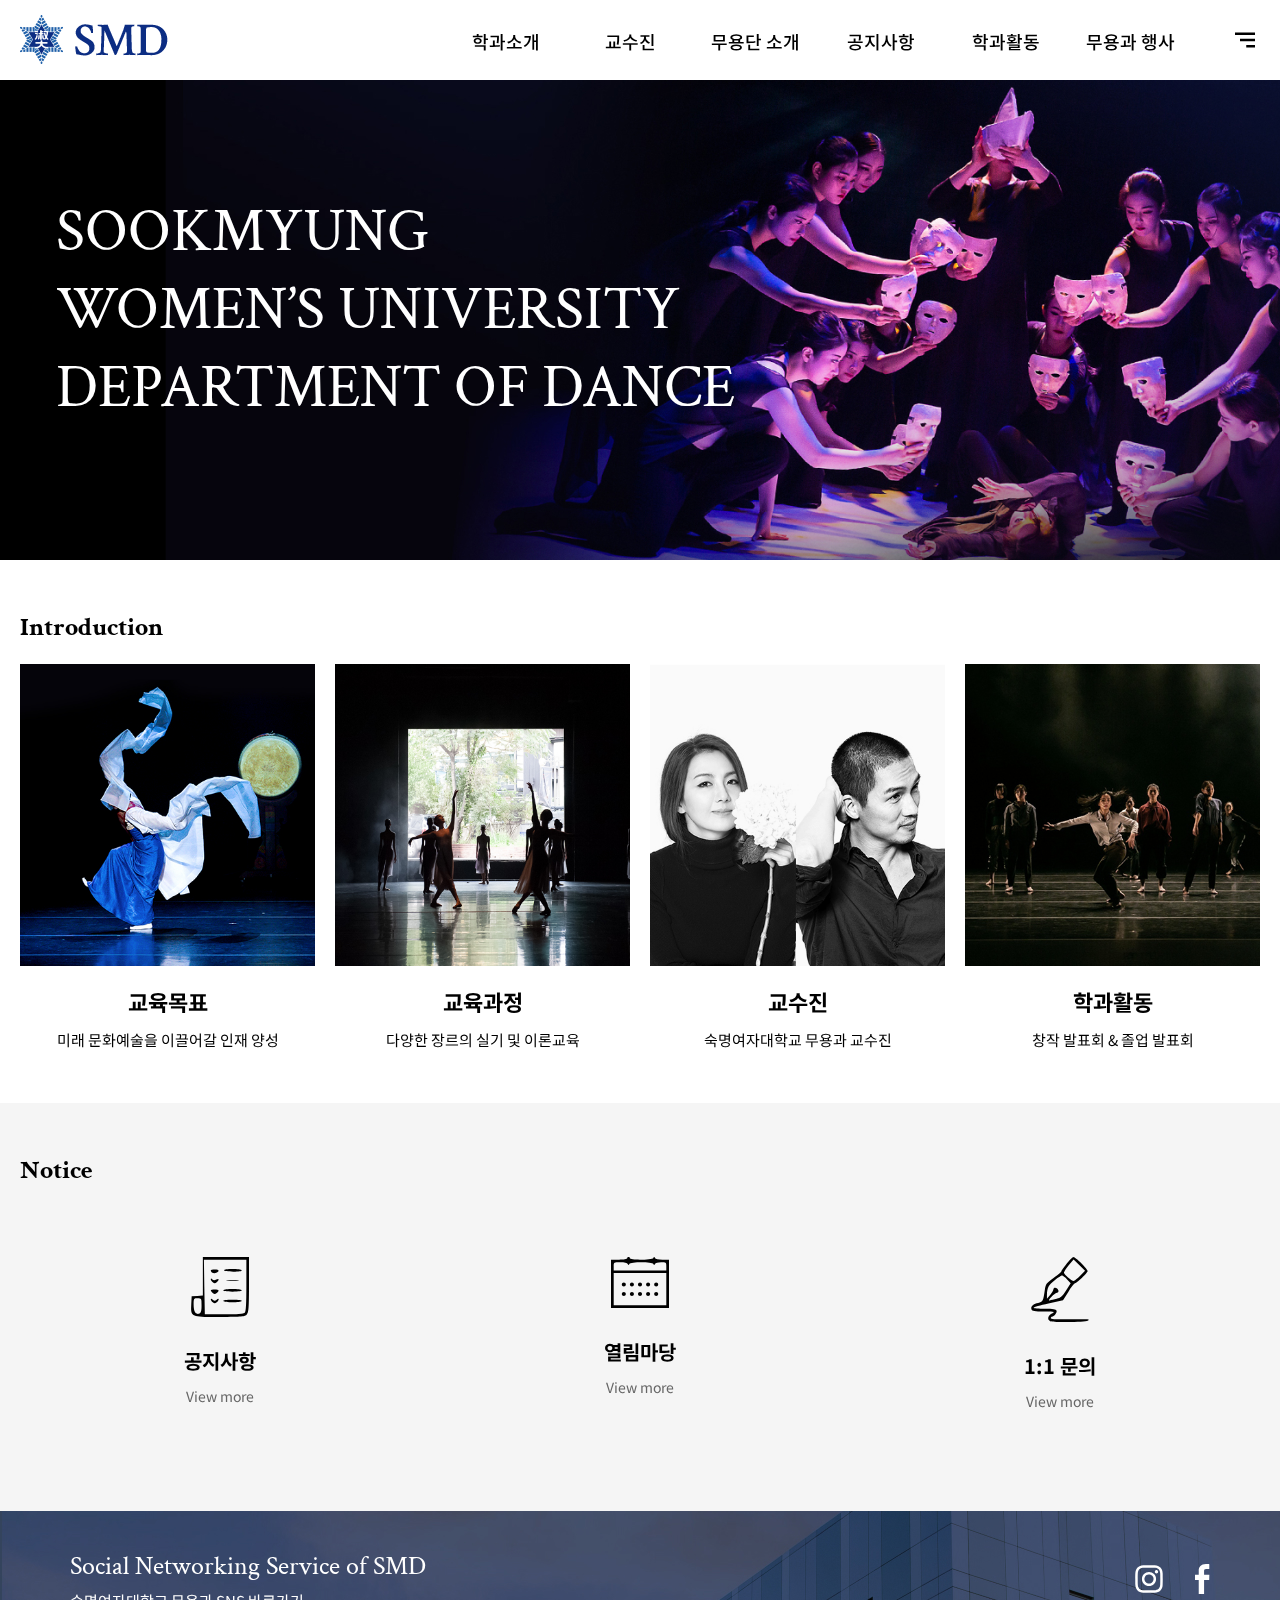
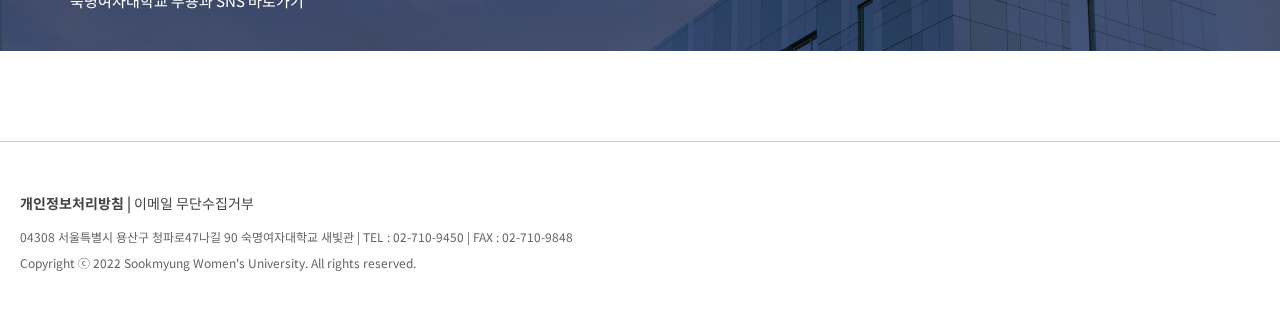
<file: index.html>
<!DOCTYPE html>
<html lang="en">
  <head>
    <meta charset="UTF-8" />
    <meta http-equiv="X-UA-Compatible" content="IE=edge" />
    <meta name="viewport" content="width=device-width, initial-scale=1.0" />
    <title>학과소개</title>
    <!-- pc css -->
    <link
      rel="stylesheet"
      href="./css/style.css"
      media="screen and (min-width:767px)"
    />
    <!-- moble css -->
    <link
      rel="stylesheet"
      href="./css/mobile.css"
      media="screen and (max-width:766px)"
    />
    <!-- 제이쿼리 라이브러리 -->
    <script src="https://ajax.googleapis.com/ajax/libs/jquery/3.6.0/jquery.min.js"></script>
    <!-- 내 자바스크립트 -->
    <script src="./js/main.js"></script>
  </head>
  <body>
    <!-- 헤더 -->
    <header id="main-header">
      <div class="container">
        <h1>
          <a href="./">
            <img src="./images/logo.png" alt="숙대무용과" />
          </a>
        </h1>
        <nav id="gnb">
          <ul class="depth1">
            <li>
              <a href="./pages/about.html">학과소개</a>
              <ul class="depth2">
                <li><a href="./pages/about.html">학과소개</a></li>
                <li><a href="#">교육목표</a></li>
                <li><a href="#">교육과정</a></li>
                <li><a href="#">시설 및 환경</a></li>
                <li><a href="./pages/location.html">오시는 길</a></li>
              </ul>
            </li>
            <li>
              <a href="#">교수진</a>
              <ul class="depth2">
                <li><a href="#">교수진</a></li>
              </ul>
            </li>
            <li>
              <a href="./pages/itro.html">무용단 소개</a>
              <ul class="depth2">
                <li><a href="./pages/itro.html">한국무용</a></li>
                <li><a href="#">현대무용</a></li>
                <li><a href="#">발래</a></li>
              </ul>
            </li>
            <li>
              <a href="#">공지사항</a>
              <ul class="depth2">
                <li><a href="#">공지사항</a></li>
                <li><a href="#">열림마당</a></li>
                <li><a href="#">Q&A</a></li>
              </ul>
            </li>
            <li>
              <a href="#">학과활동</a>
              <ul class="depth2">
                <li><a href="#">학과활동</a></li>
              </ul>
            </li>
            <li>
              <a href="#">무용과 행사</a>
              <ul class="depth2">
                <li><a href="#">창작발표회</a></li>
                <li><a href="#">졸업발표회</a></li>
                <li><a href="#">공연 및 행사</a></li>
              </ul>
            </li>
          </ul>
        </nav>
        <!-- 토글버튼 -->
        <a href="javascript:void(0);" id="btn-toggle">
          <img src="./images/bx_menu-alt-right.svg" alt="toggle sitemap" />
        </a>
      </div>
      <!-- container -->
    </header>

    <!-- 사이트맵 -->
    <div id="site-map-menu">
      <div class="container">
        <div class="logo">
          <a href="./"><img src="./images/logo.png" alt="숙명여대무용과" /></a>
        </div>
        <button id="site-menu-close">
          <img src="./images/ant-design_close-outlined.svg" alt="닫기" />
        </button>
        <nav class="site-menu">
          <ul class="depth1">
            <li>
              <a href="./pages/about.html"
                >학과소개
                <span><img src="./images/bottom-arrow.png" alt="" /></span>
              </a>
              <ul class="depth2">
                <li>
                  <a href="./pages/about.html">학과소개</a>
                </li>
                <li><a href="#">교육목표</a></li>
                <li><a href="#">교육과정</a></li>
                <li><a href="#">시설 및 환경</a></li>
                <li><a href="./pages/location.html">오시는 길</a></li>
              </ul>
            </li>
            <li>
              <a href="#"
                >교수진
                <span><img src="./images/bottom-arrow.png" alt="" /></span
              ></a>
              <ul class="depth2">
                <li><a href="#">교수진</a></li>
              </ul>
            </li>
            <li>
              <a href="./pages/itro.html"
                >무용단 소개
                <span><img src="./images/bottom-arrow.png" alt="" /></span
              ></a>
              <ul class="depth2">
                <li><a href="./pages/itro.html">한국무용</a></li>
                <li><a href="#">현대무용</a></li>
                <li><a href="#">발래</a></li>
              </ul>
            </li>
            <li>
              <a href="#"
                >공지사항
                <span><img src="./images/bottom-arrow.png" alt="" /></span
              ></a>
              <ul class="depth2">
                <li><a href="#">공지사항</a></li>
                <li><a href="#">열림마당</a></li>
                <li><a href="#">Q&A</a></li>
              </ul>
            </li>
            <li>
              <a href="#"
                >학과활동
                <span><img src="./images/bottom-arrow.png" alt="" /></span
              ></a>
              <ul class="depth2">
                <li><a href="#">학과활동</a></li>
              </ul>
            </li>
            <li>
              <a href="#"
                >무용과 행사
                <span><img src="./images/bottom-arrow.png" alt="" /></span
              ></a>
              <ul class="depth2">
                <li><a href="#">창작발표회</a></li>
                <li><a href="#">졸업발표회</a></li>
                <li><a href="#">공연 및 행사</a></li>
              </ul>
            </li>
          </ul>
        </nav>
      </div>
      <!-- container -->
    </div>

    <!-- 메인배너 -->
    <section id="main-banner">
      <div class="container">
        <h1>
          SOOKMYUNG<br />
          WOMEN’S UNIVERSITY<br />
          DEPARTMENT OF DANCE
        </h1>
      </div>
    </section>

    <!-- Introduction -->
    <section id="introduce">
      <div class="container">
        <h1>Introduction</h1>
        <ul class="intro-list">
          <li>
            <a href="#">
              <img src="./images/mc02_01.jpg" alt="교육목표" />
              <h2>교육목표</h2>
            </a>
            <p>미래 문화예술을 이끌어갈 인재 양성</p>
          </li>
          <li>
            <a href="#">
              <img src="./images/mc02_02.jpg" alt="교육과정" />
              <h2>교육과정</h2>
            </a>
            <p>다양한 장르의 실기 및 이론교육</p>
          </li>
          <li>
            <a href="#">
              <img src="./images/mc02_03.jpg" alt="교수진" />
              <h2>교수진</h2>
            </a>
            <p>숙명여자대학교 무용과 교수진</p>
          </li>
          <li>
            <a href="#">
              <img src="./images/mc02_04.jpg" alt="학과활동" />
              <h2>학과활동</h2>
            </a>
            <p>창작 발표회 & 졸업 발표회</p>
          </li>
        </ul>
      </div>
      <!-- container -->
    </section>

    <!-- Notice -->
    <section id="notice">
      <div class="container">
        <h1>Notice</h1>
        <ul class="icons-list">
          <li>
            <div class="icon-group">
              <img src="./images/mc05_01.svg" alt="공지사항" />
              <h3>공지사항</h3>
              <a href="#" class="btn-more">View more</a>
            </div>
          </li>
          <li>
            <div class="icon-group">
              <img src="./images/mc05_02.svg" alt="열림마당" />
              <h3>열림마당</h3>
              <a href="#" class="btn-more">View more</a>
            </div>
          </li>
          <li>
            <div class="icon-group">
              <img src="./images/mc05_03.svg" alt="1:1 문의" />
              <h3>1:1 문의</h3>
              <a href="#" class="btn-more">View more</a>
            </div>
          </li>
        </ul>
      </div>
    </section>

    <!-- SNS 배너 -->
    <section id="sns-banner">
      <div class="container">
        <div class="banner-title">
          <h1>Social Networking Service of SMD</h1>
          <p>숙명여자대학교 무용과 SNS 바로가기</p>
        </div>
        <div class="sns-icon-group">
          <a href="#">
            <img src="./images/sns-icon-insta.svg" alt="instagram" />
          </a>
          <a href="#">
            <img src="./images/sns-icon-facebook.svg" alt="facebook" />
          </a>
        </div>
      </div>
      <!-- container -->
    </section>

    <!-- 푸터 -->
    <footer id="main-footer">
      <div class="container">
        <div class="footer-group">
          <div class="footer-menu">
            <a href="#"><strong>개인정보처리방침</strong></a>
            <span>|</span>
            <a href="#">이메일 무단수집거부</a>
          </div>
          <address>
            04308 서울특별시 용산구 청파로47나길 90 숙명여자대학교 새빛관 | TEL
            : 02-710-9450 | FAX : 02-710-9848
          </address>
          <p class="copy">
            Copyright ⓒ 2022 Sookmyung Women's University. All rights reserved.
          </p>
        </div>
        <!-- footer-group -->
      </div>
      <!-- container -->
    </footer>
  </body>
</html>
</file>
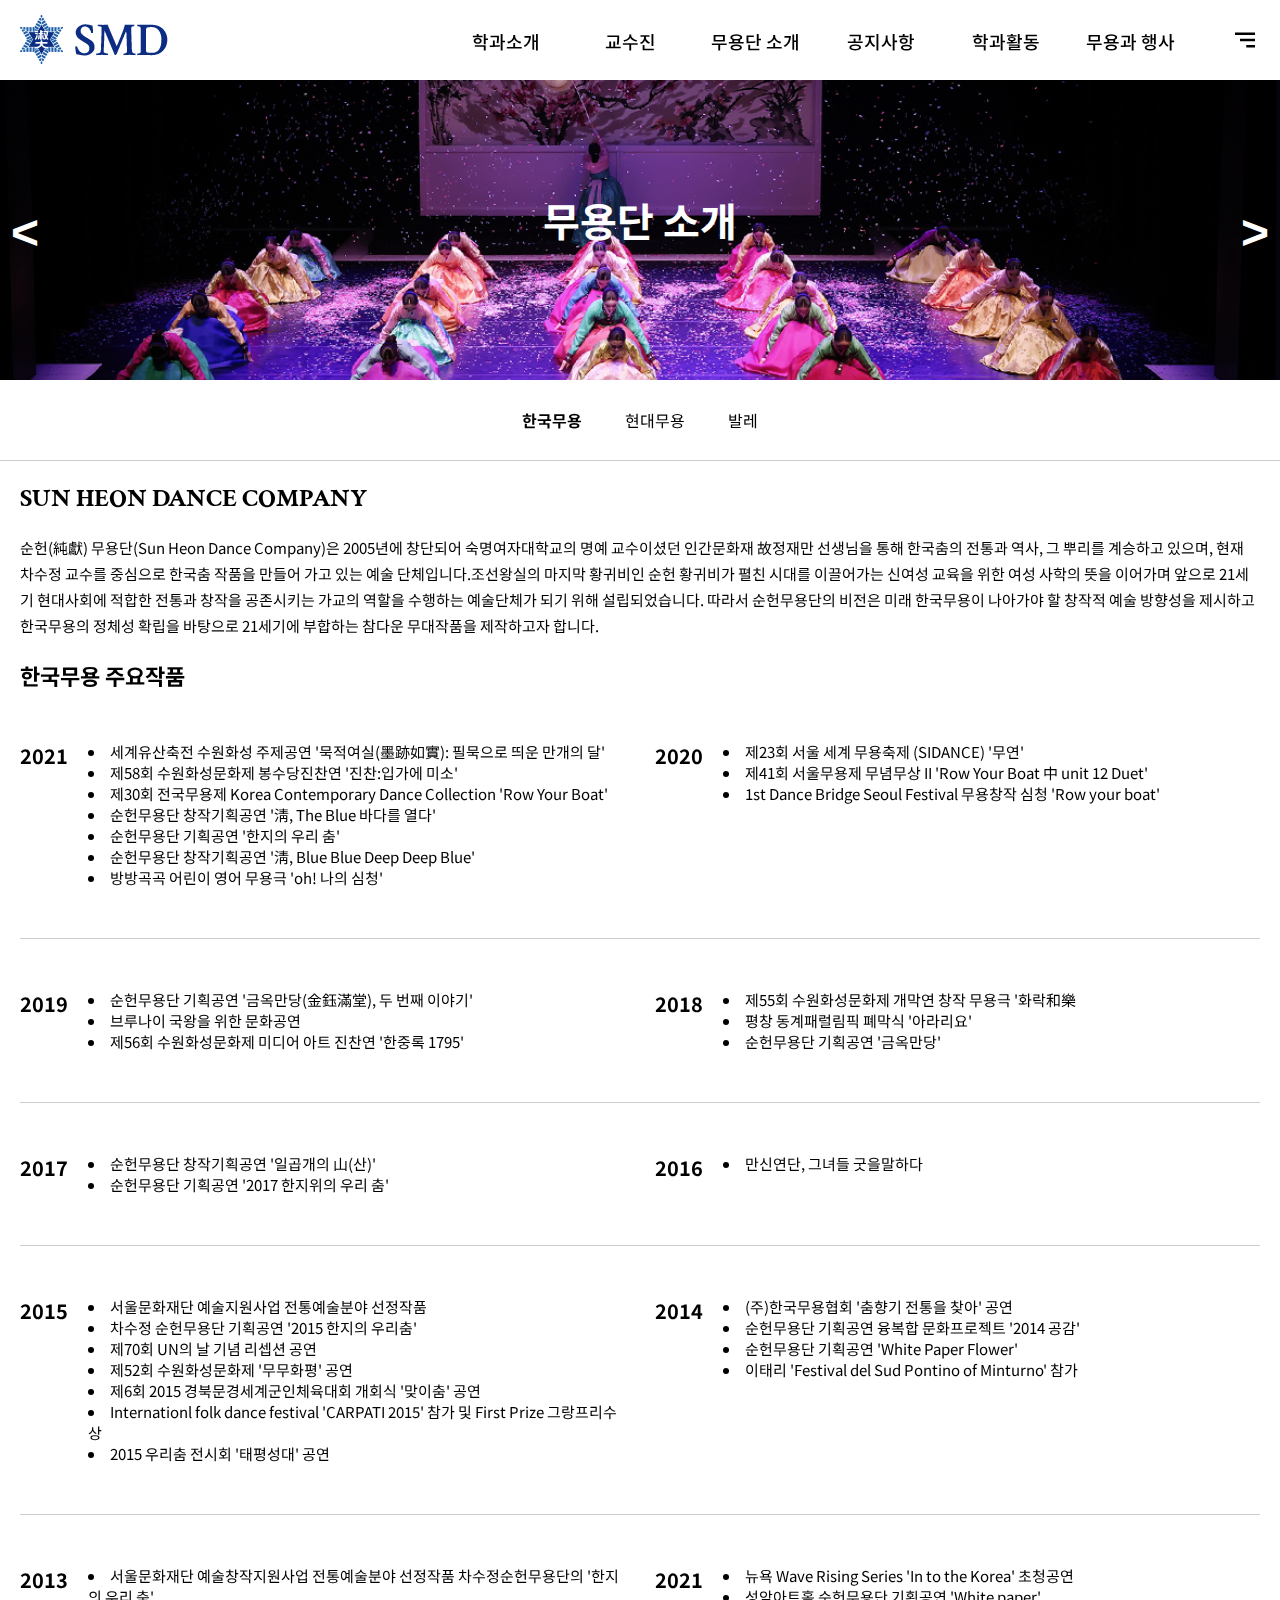
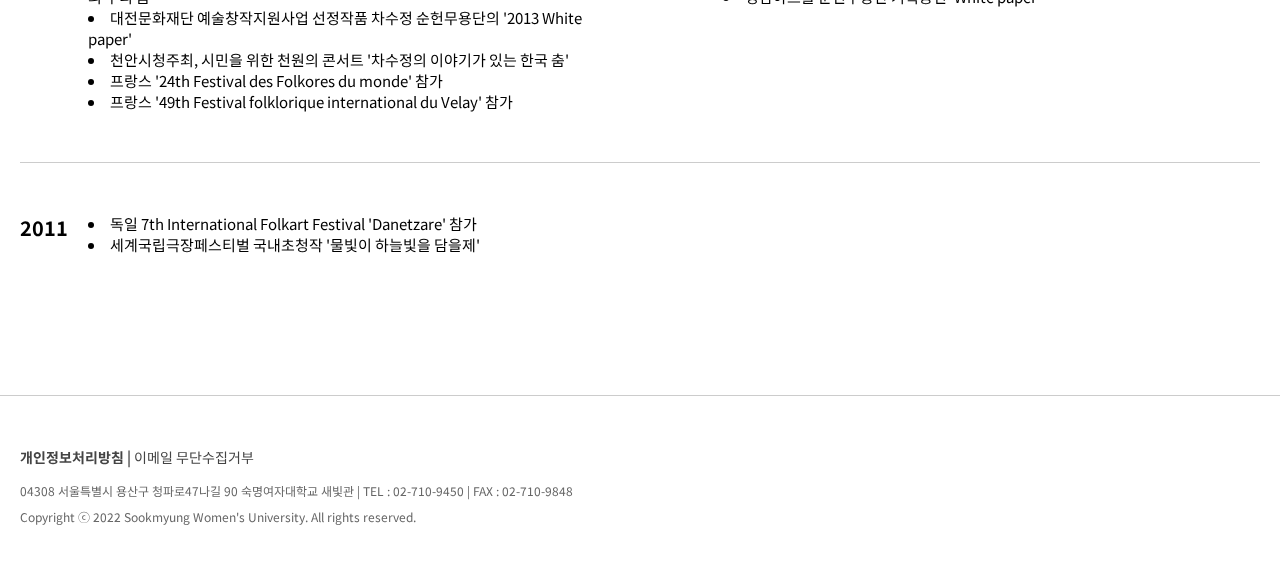
<file: pages/itro.html>
<!DOCTYPE html>
<html lang="en">
  <head>
    <meta charset="UTF-8" />
    <meta http-equiv="X-UA-Compatible" content="IE=edge" />
    <meta name="viewport" content="width=device-width, initial-scale=1.0" />
    <title>무용단 소개</title>
    <link
      rel="stylesheet"
      href="../css/style.css"
      media="screen and (min-width:767px)"
    />
    <link
      rel="stylesheet"
      href="../css/mobile.css"
      media="screen and (max-width:766px)"
    />
    <!-- 제이쿼리 라이브러리 -->
    <script src="https://ajax.googleapis.com/ajax/libs/jquery/3.6.0/jquery.min.js"></script>
    <!-- 내 자바스크립트 -->
    <script src="../js/main.js"></script>
  </head>
  <body id="intro">
    <!-- 헤더 -->
    <header id="main-header">
      <div class="container">
        <h1>
          <a href="../index.html">
            <img src="../images/logo.png" alt="숙대무용과" />
          </a>
        </h1>
        <nav id="gnb">
          <ul class="depth1">
            <li>
              <a href="../index.html">학과소개</a>
              <ul class="depth2">
                <li><a href="./about.html">학과소개</a></li>
                <li><a href="#">교육목표</a></li>
                <li><a href="#">교육과정</a></li>
                <li><a href="#">시설 및 환경</a></li>
                <li><a href="./location.html">오시는 길</a></li>
              </ul>
            </li>
            <li>
              <a href="#">교수진</a>
              <ul class="depth2">
                <li><a href="#">교수진</a></li>
              </ul>
            </li>
            <li>
              <a href="./itro.html">무용단 소개</a>
              <ul class="depth2">
                <li><a href="./itro.html">한국무용</a></li>
                <li><a href="#">현대무용</a></li>
                <li><a href="#">발래</a></li>
              </ul>
            </li>
            <li>
              <a href="#">공지사항</a>
              <ul class="depth2">
                <li><a href="#">공지사항</a></li>
                <li><a href="#">열림마당</a></li>
                <li><a href="#">Q&A</a></li>
              </ul>
            </li>
            <li>
              <a href="#">학과활동</a>
              <ul class="depth2">
                <li><a href="#">학과활동</a></li>
              </ul>
            </li>
            <li>
              <a href="#">무용과 행사</a>
              <ul class="depth2">
                <li><a href="#">창작발표회</a></li>
                <li><a href="#">졸업발표회</a></li>
                <li><a href="#">공연 및 행사</a></li>
              </ul>
            </li>
          </ul>
        </nav>
        <!-- 토글버튼 -->
        <a href="#sitemap-menu" id="btn-toggle">
          <img src="../images/bx_menu-alt-right.svg" alt="toggle sitemap" />
        </a>
      </div>
      <!-- container -->
    </header>

    <!-- 사이트맵 -->
    <div id="site-map-menu">
      <div class="container">
        <div class="logo">
          <a href="../index.html"
            ><img src="../images/logo.png" alt="숙명여대무용과"
          /></a>
        </div>
        <button id="site-menu-close">
          <img src="../images/ant-design_close-outlined.svg" alt="닫기" />
        </button>
        <nav class="site-menu">
          <ul class="depth1">
            <li>
              <a href="./about.html"
                >학과소개<span
                  ><img src="../images/bottom-arrow.png" alt="" /></span
              ></a>
              <ul class="depth2">
                <li><a href="./about.html">학과소개</a></li>
                <li><a href="#">교육목표</a></li>
                <li><a href="#">교육과정</a></li>
                <li><a href="#">시설 및 환경</a></li>
                <li><a href="./location.html">오시는 길</a></li>
              </ul>
            </li>
            <li>
              <a href="#"
                >교수진<span
                  ><img src="../images/bottom-arrow.png" alt="" /></span
              ></a>
              <ul class="depth2">
                <li><a href="#">교수진</a></li>
              </ul>
            </li>
            <li>
              <a href="./itro.html"
                >무용단 소개<span
                  ><img src="../images/bottom-arrow.png" alt="" /></span
              ></a>
              <ul class="depth2">
                <li><a href="./itro.html">한국무용</a></li>
                <li><a href="#">현대무용</a></li>
                <li><a href="#">발래</a></li>
              </ul>
            </li>
            <li>
              <a href="#"
                >공지사항<span
                  ><img src="../images/bottom-arrow.png" alt="" /></span
              ></a>
              <ul class="depth2">
                <li><a href="#">공지사항</a></li>
                <li><a href="#">열림마당</a></li>
                <li><a href="#">Q&A</a></li>
              </ul>
            </li>
            <li>
              <a href="#"
                >학과활동<span
                  ><img src="../images/bottom-arrow.png" alt="" /></span
              ></a>
              <ul class="depth2">
                <li><a href="#">학과활동</a></li>
              </ul>
            </li>
            <li>
              <a href="#"
                >무용과 행사<span
                  ><img src="../images/bottom-arrow.png" alt="" /></span
              ></a>
              <ul class="depth2">
                <li><a href="#">창작발표회</a></li>
                <li><a href="#">졸업발표회</a></li>
                <li><a href="#">공연 및 행사</a></li>
              </ul>
            </li>
          </ul>
        </nav>
      </div>
      <!-- container -->
    </div>

    <!-- 서브페이지 타이틀 -->
    <section id="sub-title">
      <button class="left asdf"><</button>
      <button class="rigth asdf">></button>
      <div class="container">
        <h1>무용단 소개</h1>
      </div>
    </section>
    <!-- Local Navigation Bar -->
    <nav id="lnb">
      <div class="container">
        <ul>
          <li class="active"><a href="./itro.html">한국무용</a></li>
          <li><a href="#">현대무용</a></li>
          <li><a href="#">발레</a></li>
        </ul>
      </div>
    </nav>

    <!-- section -->
    <section class="sec1">
      <div class="container">
        <h1>SUN HEON DANCE COMPANY</h1>
        <p>
          순헌(純獻) 무용단(Sun Heon Dance Company)은 2005년에 창단되어
          숙명여자대학교의 명예 교수이셨던 인간문화재 故정재만 선생님을 통해
          한국춤의 전통과 역사, 그 뿌리를 계승하고 있으며, 현재 차수정 교수를
          중심으로 한국춤 작품을 만들어 가고 있는 예술 단체입니다.조선왕실의
          마지막 황귀비인 순헌 황귀비가 펼친 시대를 이끌어가는 신여성 교육을
          위한 여성 사학의 뜻을 이어가며 앞으로 21세기 현대사회에 적합한 전통과
          창작을 공존시키는 가교의 역할을 수행하는 예술단체가 되기 위해
          설립되었습니다. 따라서 순헌무용단의 비전은 미래 한국무용이 나아가야 할
          창작적 예술 방향성을 제시하고 한국무용의 정체성 확립을 바탕으로
          21세기에 부합하는 참다운 무대작품을 제작하고자 합니다.
        </p>
      </div>
    </section>
    <section class="sec2">
      <div class="container">
        <h2>한국무용 주요작품</h2>
        <div class="listbox">
          <div class="col">
            <div class="row">
              <h3>2021</h3>
              <ul>
                <li>
                  세계유산축전 수원화성 주제공연 '묵적여실(墨跡如實): 필묵으로
                  띄운 만개의 달'
                </li>
                <li>제58회 수원화성문화제 봉수당진찬연 '진찬:입가에 미소'</li>
                <li>
                  제30회 전국무용제 Korea Contemporary Dance Collection 'Row
                  Your Boat'
                </li>
                <li>순헌무용단 창작기획공연 '淸, The Blue 바다를 열다'</li>
                <li>순헌무용단 기획공연 '한지의 우리 춤'</li>
                <li>순헌무용단 창작기획공연 '淸, Blue Blue Deep Deep Blue'</li>
                <li>방방곡곡 어린이 영어 무용극 'oh! 나의 심청'</li>
              </ul>
            </div>
            <div class="row">
              <h3>2020</h3>
              <ul>
                <li>제23회 서울 세계 무용축제 (SIDANCE) '무연'</li>
                <li>
                  제41회 서울무용제 무념무상 II 'Row Your Boat 中 unit 12 Duet'
                </li>
                <li>
                  1st Dance Bridge Seoul Festival 무용창작 심청 'Row your boat'
                </li>
              </ul>
            </div>
          </div>
          <div class="col">
            <div class="row">
              <h3>2019</h3>
              <ul>
                <li>
                  순헌무용단 기획공연 '금옥만당(金鈺滿堂), 두 번째 이야기'
                </li>
                <li>브루나이 국왕을 위한 문화공연</li>
                <li>제56회 수원화성문화제 미디어 아트 진찬연 '한중록 1795'</li>
              </ul>
            </div>
            <div class="row">
              <h3>2018</h3>
              <ul>
                <li>제55회 수원화성문화제 개막연 창작 무용극 '화락和樂</li>
                <li>평창 동계패럴림픽 폐막식 '아라리요'</li>
                <li>순헌무용단 기획공연 '금옥만당'</li>
              </ul>
            </div>
          </div>
          <div class="col">
            <div class="row">
              <h3>2017</h3>
              <ul>
                <li>순헌무용단 창작기획공연 '일곱개의 山(산)'</li>
                <li>순헌무용단 기획공연 '2017 한지위의 우리 춤'</li>
              </ul>
            </div>
            <div class="row">
              <h3>2016</h3>
              <ul>
                <li>만신연단, 그녀들 굿을말하다</li>
              </ul>
            </div>
          </div>
          <div class="col">
            <div class="row">
              <h3>2015</h3>
              <ul>
                <li>서울문화재단 예술지원사업 전통예술분야 선정작품</li>
                <li>차수정 순헌무용단 기획공연 '2015 한지의 우리춤'</li>
                <li>제70회 UN의 날 기념 리셉션 공연</li>
                <li>제52회 수원화성문화제 '무무화평' 공연</li>
                <li>
                  제6회 2015 경북문경세계군인체육대회 개회식 '맞이춤' 공연
                </li>
                <li>
                  Internationl folk dance festival 'CARPATI 2015' 참가 및 First
                  Prize 그랑프리수상
                </li>
                <li>2015 우리춤 전시회 '태평성대' 공연</li>
              </ul>
            </div>
            <div class="row">
              <h3>2014</h3>
              <ul>
                <li>(주)한국무용협회 '춤향기 전통을 찾아' 공연</li>
                <li>순헌무용단 기획공연 융복합 문화프로젝트 '2014 공감'</li>
                <li>순헌무용단 기획공연 'White Paper Flower'</li>
                <li>이태리 'Festival del Sud Pontino of Minturno' 참가</li>
              </ul>
            </div>
          </div>
          <div class="col">
            <div class="row">
              <h3>2013</h3>
              <ul>
                <li>
                  서울문화재단 예술창작지원사업 전통예술분야 선정작품
                  차수정순헌무용단의 '한지의 우리 춤'
                </li>
                <li>
                  대전문화재단 예술창작지원사업 선정작품 차수정 순헌무용단의
                  '2013 White paper'
                </li>
                <li>
                  천안시청주최, 시민을 위한 천원의 콘서트 '차수정의 이야기가
                  있는 한국 춤'
                </li>
                <li>프랑스 '24th Festival des Folkores du monde' 참가</li>
                <li>
                  프랑스 '49th Festival folklorique international du Velay' 참가
                </li>
              </ul>
            </div>
            <div class="row">
              <h3>2021</h3>
              <ul>
                <li>뉴욕 Wave Rising Series 'In to the Korea' 초청공연</li>
                <li>성암아트홀 순헌무용단 기획공연 'White paper'</li>
              </ul>
            </div>
          </div>
          <div class="col">
            <div class="row">
              <h3>2011</h3>
              <ul>
                <li>
                  독일 7th International Folkart Festival 'Danetzare' 참가
                </li>
                <li>
                  세계국립극장페스티벌 국내초청작 '물빛이 하늘빛을 담을제'
                </li>
              </ul>
            </div>
          </div>
        </div>
      </div>
    </section>

    <!-- 푸터 -->
    <footer id="main-footer">
      <div class="container">
        <div class="footer-group">
          <div class="footer-menu">
            <a href="#"><strong>개인정보처리방침</strong></a>
            <span>|</span>
            <a href="#">이메일 무단수집거부</a>
          </div>
          <address>
            04308 서울특별시 용산구 청파로47나길 90 숙명여자대학교 새빛관 | TEL
            : 02-710-9450 | FAX : 02-710-9848
          </address>
          <p class="copy">
            Copyright ⓒ 2022 Sookmyung Women's University. All rights reserved.
          </p>
        </div>
        <!-- footer-group -->
      </div>
      <!-- container -->
    </footer>
  </body>
</html>
</file>
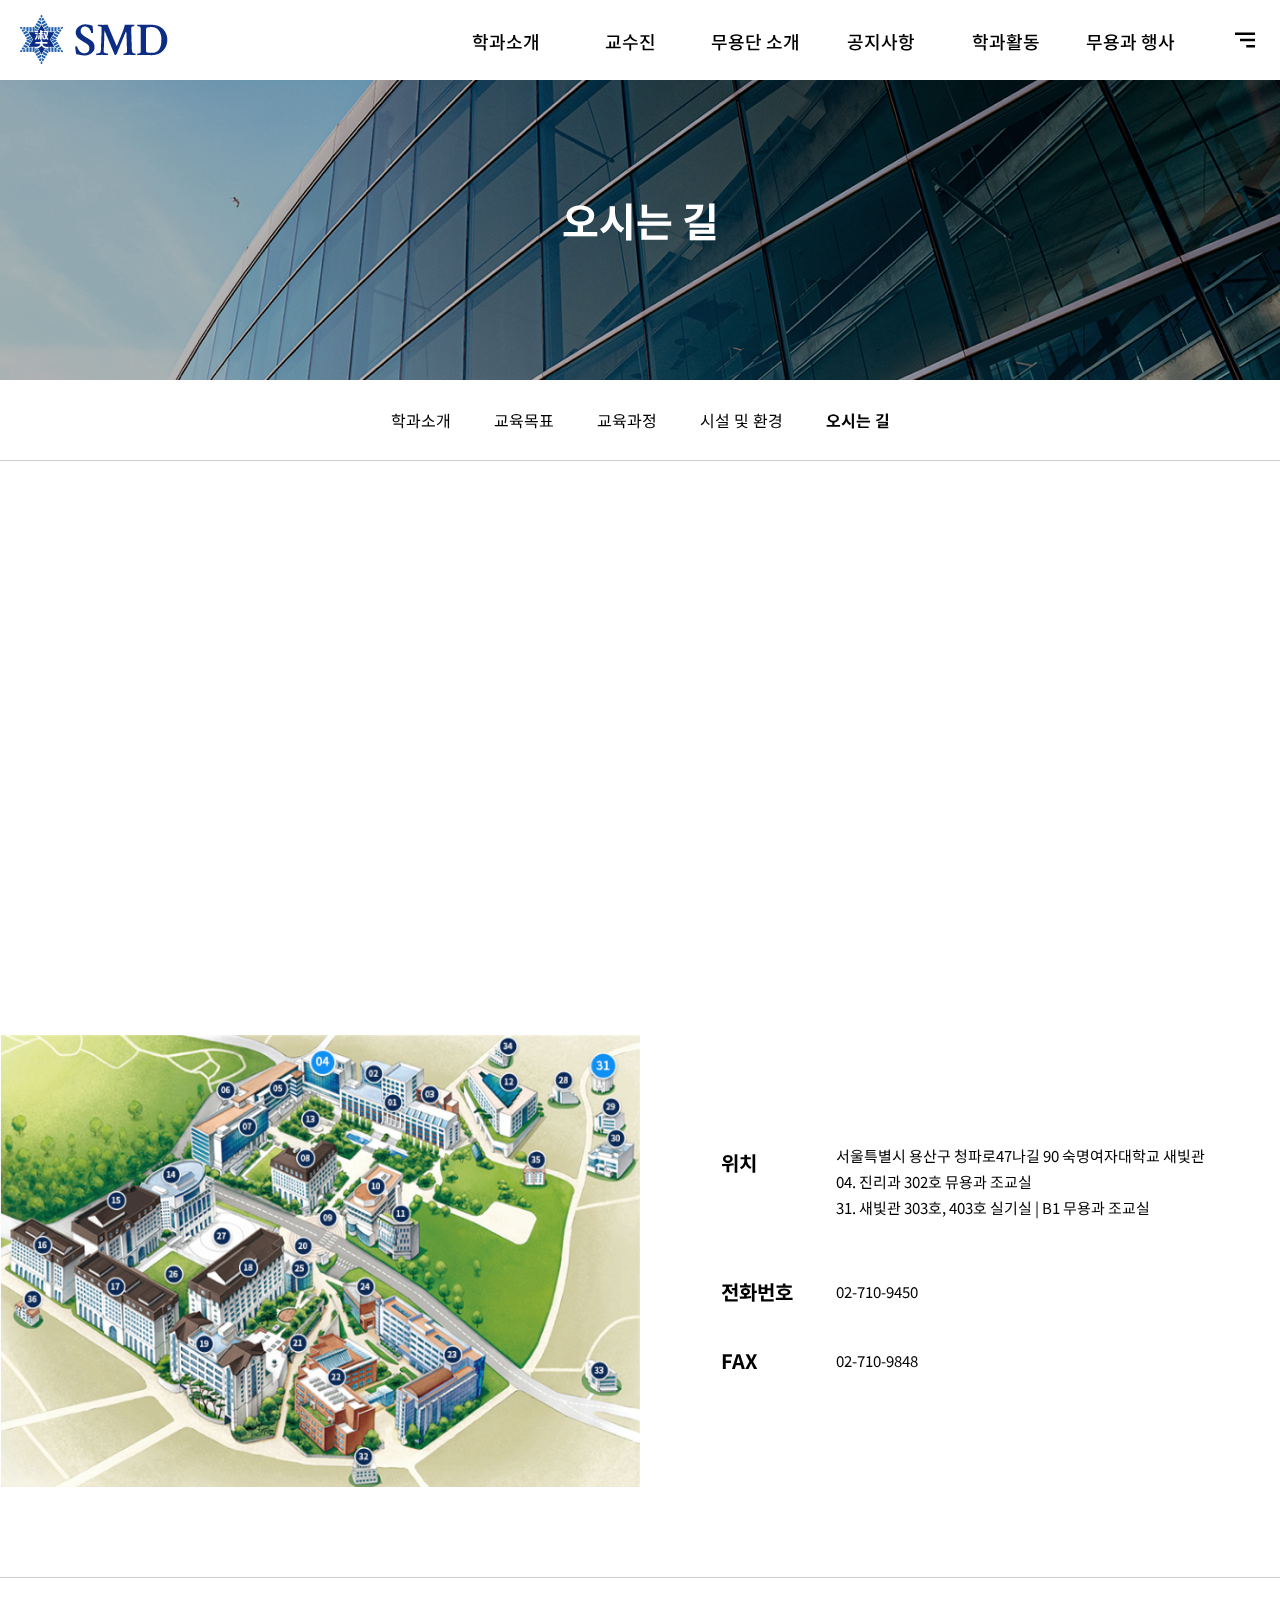
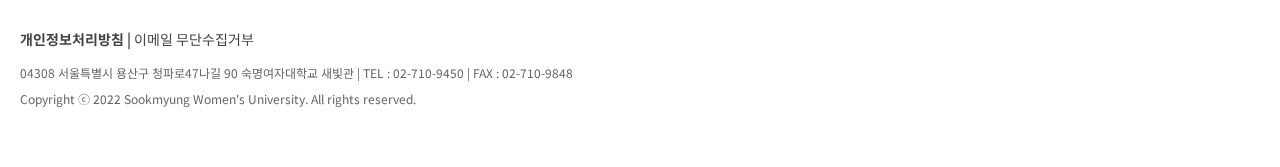
<file: pages/location.html>
<!DOCTYPE html>
<html lang="en">
  <head>
    <meta charset="UTF-8" />
    <meta http-equiv="X-UA-Compatible" content="IE=edge" />
    <meta name="viewport" content="width=device-width, initial-scale=1.0" />
    <title>오시는 길</title>
    <link
      rel="stylesheet"
      href="../css/style.css"
      media="screen and (min-width:767px)"
    />
    <link
      rel="stylesheet"
      href="../css/mobile.css"
      media="screen and (max-width:766px)"
    />
    <!-- 제이쿼리 라이브러리 -->
    <script src="https://ajax.googleapis.com/ajax/libs/jquery/3.6.0/jquery.min.js"></script>
    <!-- 내 자바스크립트 -->
    <script src="../js/main.js"></script>
  </head>
  <body id="location">
    <!-- 헤더 -->
    <header id="main-header">
      <div class="container">
        <h1>
          <a href="../index.html">
            <img src="../images/logo.png" alt="숙대무용과" />
          </a>
        </h1>
        <nav id="gnb">
          <ul class="depth1">
            <li>
              <a href="../index.html">학과소개</a>
              <ul class="depth2">
                <li><a href="./about.html">학과소개</a></li>
                <li><a href="#">교육목표</a></li>
                <li><a href="#">교육과정</a></li>
                <li><a href="#">시설 및 환경</a></li>
                <li><a href="./location.html">오시는 길</a></li>
              </ul>
            </li>
            <li>
              <a href="#">교수진</a>
              <ul class="depth2">
                <li><a href="#">교수진</a></li>
              </ul>
            </li>
            <li>
              <a href="./itro.html">무용단 소개</a>
              <ul class="depth2">
                <li><a href="./">한국무용</a></li>
                <li><a href="#">현대무용</a></li>
                <li><a href="#">발래</a></li>
              </ul>
            </li>
            <li>
              <a href="#">공지사항</a>
              <ul class="depth2">
                <li><a href="#">공지사항</a></li>
                <li><a href="#">열림마당</a></li>
                <li><a href="#">Q&A</a></li>
              </ul>
            </li>
            <li>
              <a href="#">학과활동</a>
              <ul class="depth2">
                <li><a href="#">학과활동</a></li>
              </ul>
            </li>
            <li>
              <a href="#">무용과 행사</a>
              <ul class="depth2">
                <li><a href="#">창작발표회</a></li>
                <li><a href="#">졸업발표회</a></li>
                <li><a href="#">공연 및 행사</a></li>
              </ul>
            </li>
          </ul>
        </nav>
        <!-- 토글버튼 -->
        <a href="#sitemap-menu" id="btn-toggle">
          <img src="../images/bx_menu-alt-right.svg" alt="toggle sitemap" />
        </a>
      </div>
      <!-- container -->
    </header>

    <!-- 사이트맵 -->
    <div id="site-map-menu">
      <div class="container">
        <div class="logo">
          <a href="../index.html"
            ><img src="../images/logo.png" alt="숙명여대무용과"
          /></a>
        </div>
        <button id="site-menu-close">
          <img src="../images/ant-design_close-outlined.svg" alt="닫기" />
        </button>
        <nav class="site-menu">
          <ul class="depth1">
            <li>
              <a href="./about.html">학과소개<span><img src="../images/bottom-arrow.png" alt="" /></span></a></a>
              <ul class="depth2">
                <li><a href="./about.html">학과소개</a></li>
                <li><a href="#">교육목표</a></li>
                <li><a href="#">교육과정</a></li>
                <li><a href="#">시설 및 환경</a></li>
                <li><a href="./location.html">오시는 길</a></li>
              </ul>
            </li>
            <li>
              <a href="#">교수진<span><img src="../images/bottom-arrow.png" alt="" /></span></a>
              <ul class="depth2">
                <li><a href="#">교수진</a></li>
              </ul>
            </li>
            <li>
              <a href="./itro.html">무용단 소개<span><img src="../images/bottom-arrow.png" alt="" /></span></a>
              <ul class="depth2">
                <li><a href="./itro.html">한국무용</a></li>
                <li><a href="#">현대무용</a></li>
                <li><a href="#">발래</a></li>
              </ul>
            </li>
            <li>
              <a href="#">공지사항<span><img src="../images/bottom-arrow.png" alt="" /></span></a>
              <ul class="depth2">
                <li><a href="#">공지사항</a></li>
                <li><a href="#">열림마당</a></li>
                <li><a href="#">Q&A</a></li>
              </ul>
            </li>
            <li>
              <a href="#">학과활동<span><img src="../images/bottom-arrow.png" alt="" /></span></a>
              <ul class="depth2">
                <li><a href="#">학과활동</a></li>
              </ul>
            </li>
            <li>
              <a href="#">무용과 행사<span><img src="../images/bottom-arrow.png" alt="" /></span></a>
              <ul class="depth2">
                <li><a href="#">창작발표회</a></li>
                <li><a href="#">졸업발표회</a></li>
                <li><a href="#">공연 및 행사</a></li>
              </ul>
            </li>
          </ul>
        </nav>
      </div>
      <!-- container -->
    </div>

    <!-- 서브페이지 타이틀 -->
    <section id="sub-title">
      <div class="container">
        <h1>오시는 길</h1>
      </div>
    </section>
    <!-- Local Navigation Bar -->
    <nav id="lnb">
      <div class="container">
        <ul>
          <li><a href="./about.html">학과소개</a></li>
          <li><a href="#">교육목표</a></li>
          <li><a href="#">교육과정</a></li>
          <li><a href="#">시설 및 환경</a></li>
          <li class="active">
            <a href="../숙명여대/pages/location.html">오시는 길</a>
          </li>
        </ul>
      </div>
    </nav>

    <!-- section -->
    <main>
      <div id="map">
        <div class="container">
          <iframe
            src="https://www.google.com/maps/embed?pb=!1m18!1m12!1m3!1d7523.856436663125!2d126.96102697511199!3d37.54582832068685!2m3!1f0!2f0!3f0!3m2!1i1024!2i768!4f13.1!3m3!1m2!1s0x357ca2727fcb04c7%3A0xb9f64e162324730f!2z7IiZ66qF7Jes7J6Q64yA7ZWZ6rWQ!5e0!3m2!1sko!2skr!4v1667957327662!5m2!1sko!2skr"
            width="100%"
            height="450"
            style="border: 0"
            allowfullscreen=""
            loading="lazy"
            referrerpolicy="no-referrer-when-downgrade"
          ></iframe>
        </div>
      </div>

      <div class="location-info">
        <div class="container">
          <img src="../images/map.png" alt="학교내부 위치 안내" />
          <div class="address">
            <table border="1">
              <tr>
                <th>위치</th>
                <td>
                  <p>
                    서울특별시 용산구 청파로47나길 90 숙명여자대학교 새빛관<br />04.
                    진리과 302호 뮤용과 조교실<br />31. 새빛관 303호, 403호
                    실기실 | B1 무용과 조교실
                  </p>
                  <br />
                </td>
              </tr>
              <tr>
                <th>전화번호</th>
                <td>02-710-9450</td>
              </tr>
              <tr>
                <th>FAX</th>
                <td>02-710-9848</td>
              </tr>
            </table>
          </div>
        </div>
      </div>
    </main>
    <!-- 푸터 -->
    <footer id="main-footer">
      <div class="container">
        <div class="footer-group">
          <div class="footer-menu">
            <a href="#"><strong>개인정보처리방침</strong></a>
            <span>|</span>
            <a href="#">이메일 무단수집거부</a>
          </div>
          <address>
            04308 서울특별시 용산구 청파로47나길 90 숙명여자대학교 새빛관 | TEL
            : 02-710-9450 | FAX : 02-710-9848
          </address>
          <p class="copy">
            Copyright ⓒ 2022 Sookmyung Women's University. All rights reserved.
          </p>
        </div>
        <!-- footer-group -->
      </div>
      <!-- container -->
    </footer>
  </body>
</html>
</file>
<file: css/style.css>
/* style.css */

/* 웹 폰트: Crimson, noto sans KR */
@import url("https://fonts.googleapis.com/css2?family=Crimson+Text&family=Noto+Sans+KR:wght@400;500;700&display=swap");
/* css에서 style 문서 불러오기 */
@import "./reset.css";
@import "./sub.css";
@import "./sub3-1.css";
/*  
font-family: 'Crimson Text', serif;
font-family: 'Noto Sans KR', sans-serif;
*/
:root {
  --main-color: #0c2d83;
  --bg-color-light: #f5f5f5;
  --text-light: #666;
  --white: #fff;
}
body {
  font-family: "Noto Sans KR", sans-serif;
  font-size: 15px;
  background-color: var(--white);
}

h1 {
  font-family: "Crimson Text", serif;
  font-size: 26px;
  margin-bottom: 20px;
}

h2 {
  font-size: 22px;
}

h3 {
  font-size: 20px;
}

a {
  color: #000;
}
p {
  line-height: 26px;
}
table,
th,
td {
  border-collapse: collapse;
  border-style: none;
  padding: 1em;
}

.container {
  max-width: 1440px;
  /* outline: 2px solid #333; */
  margin: 0 auto;
  position: relative;
}

#main-header {
  height: 80px;
  /* background: #ccc; */
}

#main-header h1 {
  position: absolute;
  left: 20px;
  top: 15px;
}

#gnb {
  position: absolute;
  right: 97px;
  top: 28px;
  z-index: 999;
}

/* 1단계 메뉴 */
#gnb .depth1 {
  display: flex;
}

#gnb .depth1 > li {
  margin-left: 20px;
  /* outline: 1px solid red; */
  text-align: center;
  width: 7em;
}

#gnb .depth1 > li > a {
  font-weight: 500;
  font-size: 18px;
}

/* 2단계 메뉴 */
#gnb .depth2 {
  background: #ffffff;
  border: 1px solid #cccccc;
  padding: 10px;
  margin-top: 26px;
  display: none;
  text-align: left;
}

#gnb .depth2 > li {
  margin-bottom: 10px;
}

#gnb .depth2 > li:last-child {
  margin-bottom: 0;
}

/* hover 액션 */
/* depth1 li에 마우스가 올라가면 depth2 표시 */
#gnb .depth1 > li:hover .depth2 {
  display: block;
}

#gnb .depth1 > li > a:hover {
  color: var(--main-color);
}

#gnb .depth2 > li > a:hover {
  text-decoration: underline;
}

#btn-toggle {
  position: absolute;
  right: 20px;
  top: 25px;
}

/* 메인배너 */
#main-banner {
  height: 480px;
  background: #000;
}

#main-banner .container {
  height: 100%;
  background-image: url(../images/main-banner-e1.jpg);
  display: flex;
  align-items: center;
}

#main-banner h1 {
  color: #fff;
  padding-left: 56px;
  font-size: 60px;
  font-weight: 400;
}

/* Introduction */
#introduce .container {
  padding: 50px 20px;
  /* outline: 1px solid #000; */
}

#introduce .intro-list {
  display: flex;
  justify-content: space-between;
  text-align: center;
}

#introduce .intro-list > li {
  /* outline: 2px solid red; */
  /* (너비 - 칼럼여백(칼럼수 - 1)) / 칼럼수 */
  width: calc((100% - 60px) / 4);
}

#introduce .intro-list > li img {
  width: 100%;
  margin-bottom: 15px;
}

/* 여백, 정렬  */
#introduce .intro-list h2 {
  margin-bottom: 10px;
}
#introduce img {
  transition: 0.5s;
}
#introduce img:hover {
  transform: scale(1.05);
}

/* Notice */
#notice {
  background-color: var(--bg-color-light);
}

#notice .container {
  padding: 50px 20px;
  /* outline: 1px solid #000; */
}

#notice .icons-list {
  display: flex;
  justify-content: space-between;
  text-align: center;
}

#notice .icons-list > li {
  /* outline: 2px solid red; */
  width: calc((100% - 40px) / 3);
  padding-top: 50px;
  padding-bottom: 50px;
}

.btn-more {
  font-size: 14px;
  color: #666;
}

#notice .icons-list > li .icon-group h3 {
  margin-top: 25px;
  margin-bottom: 10px;
}
.btn-more {
  position: relative;
}
.btn-more::after {
  content: "";
  position: absolute;
  display: block;
  bottom: -2px;
  left: 50%;
  width: 0%;
  height: 2px;
  background: var(--main-color);
  transition: 0.2s;
}
.btn-more:hover::after {
  width: 100%;
  left: 0%;
}

/* sns banner */
#sns-banner .container {
  background-image: url(../images/sns-banner-bg.jpg);
  color: #fff;
  padding-left: 70px;
  padding-right: 70px;
  height: 140px;
  display: flex;
  justify-content: space-between;
  align-items: center;
}

#sns-banner h1 {
  margin-bottom: 5px;
  font-weight: 400;
}

#sns-banner .sns-icon-group a {
  margin-left: 28px;
}

#main-footer {
  border-top: 1px solid rgba(0, 0, 0, 0.2);
  margin-top: 90px;
}

#main-footer .container {
  padding: 50px 20px;
}

#main-footer .footer-menu {
  margin-bottom: 15px;
}

#main-footer .footer-menu a {
  font-size: 14px;
  color: #444;
}

#main-footer address,
#main-footer .copy {
  font-size: 12px;
  font-style: normal;
  color: #666;
  margin-bottom: 5px;
}

/* 사이트맵 팝업 */
#site-map-menu {
  position: fixed;
  width: 80%;
  height: 80vh;
  background: #fff;
  /* 포지션 중앙정렬 */
  left: calc(50%);
  top: calc(50%);
  /* 반만 땡김 */
  transform: translateX(-50%) translateY(-50%);
  z-index: 1000;
  border: 1px solid #ccc;
  padding: 40px;
  box-shadow: 0 5px 25px rgba(0, 0, 0, 0.9);
}

#site-map-menu .container {
  /* outline: 1px solid red; */
  position: relative;
  height: 100%;
}

#site-map-menu nav.site-menu {
  /* outline: 1px solid #333; */
  /* background: pink; */
  height: 100%;
  display: flex;
  align-items: space-between;
  padding-top: 150px;
}

#site-map-menu .site-menu > ul.depth1 {
  display: flex;
  flex-wrap: wrap;
  /* background: lightgreen; */
  width: 100%;
}

#site-map-menu .site-menu > ul.depth1 > li {
  width: 33.33%;
}

/* 1단계 메뉴 텍스트(제목) */
#site-map-menu .site-menu > ul.depth1 > li > a {
  font-size: 20px;
  font-weight: bold;
  margin-bottom: 10px;
  display: block;
}

#site-menu-close {
  position: absolute;
  right: 0;
  top: 0;
  border: none;
  background: transparent;
  cursor: pointer;
}

#site-map-menu .logo {
  position: absolute;
  left: 0;
  top: 0;
}

#site-map-menu .site-menu .depth2 {
  padding: 10px;
}

#site-map-menu .site-menu .depth2 > li {
  margin-bottom: 10px;
}

#site-map-menu .site-menu .depth2 a {
  color: #444;
}

/* 사이트 메뉴 비표시 상태 */
#site-map-menu {
  z-index: -9999;
  width: 0px;
  height: 0px;
  opacity: 1;
  overflow: hidden;
  transition: all 0.5s;
  opacity: 0;
}

/* 사이트 메뉴 비표시 상태 */
#site-map-menu.show {
  width: 90%;
  height: 90%;
  opacity: 1;
  z-index: 9999;
}

.depth1 span {
  display: none;
}
</file>
<file: css/mobile.css>
@import url("https://fonts.googleapis.com/css2?family=Crimson+Text&family=Noto+Sans+KR:wght@400;500;700&display=swap");
/* css에서 style 문서 불러오기 */
@import "./reset.css";
@import "./sub.css";
@import "./sub3-1.css";

:root {
  --main-color: #0c2d83;
  --bg-color-light: #f5f5f5;
  --text-light: #666;
  --white: #fff;
}
body {
  font-family: "Noto Sans KR", sans-serif;
  font-size: 15px;
  background-color: var(--white);
}

h1 {
  font-family: "Crimson Text", serif;
  font-size: 26px;
  margin-bottom: 20px;
}

h2 {
  font-size: 22px;
  /* text-align: center; */
}

h3 {
  font-size: 20px;
}

a {
  color: #000;
}
p {
  line-height: 26px;
}
table,
th,
td {
  border-collapse: collapse;
  border-style: none;
  padding: 1em;
}
img {
  max-width: 100%;
}

.container {
  max-width: 1440px;
  /* outline: 2px solid #333; */
  /* margin: 0 auto; */
  width: 100%;
  position: relative;
}
header {
  z-index: 9999;
  background: #fff;
  position: absolute;
  border-bottom: 1px solid rgba(0, 0, 0, 0.2);
}
#main-header {
  width: 100%;
  height: 80px;
}

#main-header h1 {
  position: absolute;
  left: 20px;
  top: 15px;
}

#gnb {
  position: absolute;
  right: 97px;
  top: 28px;
  z-index: 999;
  display: none;
}

/* 1단계 메뉴 */
#gnb .depth1 {
  display: flex;
}

#gnb .depth1 > li {
  margin-left: 20px;
  /* outline: 1px solid red; */
  text-align: center;
  width: 7em;
}

#gnb .depth1 > li > a {
  font-weight: 500;
  font-size: 18px;
}

/* 2단계 메뉴 */
#gnb .depth2 {
  background: #ffffff;
  border: 1px solid #cccccc;
  padding: 10px;
  margin-top: 26px;
  /*  display: none; */
  text-align: left;
}

#gnb .depth2 > li {
  margin-bottom: 10px;
}

#gnb .depth2 > li:last-child {
  margin-bottom: 0;
}

/* hover 액션 */
/* depth1 li에 마우스가 올라가면 depth2 표시 */
#gnb .depth1 > li:hover .depth2 {
  display: block;
}

#gnb .depth1 > li > a:hover {
  color: var(--main-color);
}

#gnb .depth2 > li > a:hover {
  text-decoration: underline;
}

#btn-toggle {
  position: absolute;
  right: 20px;
  top: 25px;
}
#site-menu-close,
#site-map-menu .logo {
  display: none;
}
#site-map-menu {
  display: none;
  position: absolute;
  z-index: 999999;
  top: 80px;
  left: 0;
  width: 100%;
  background: #fff;
}
#site-map-menu.show {
  display: block;
}
#site-map-menu a {
  padding: 10px;
}

#site-map-menu .depth1 > li {
  border-bottom: 1px solid rgba(0, 0, 0, 0.2);
  font-size: 18px;
  font-weight: 500;
}
#site-map-menu .depth2 > li {
  font-weight: 400;
  text-indent: 1rem;
}
#site-map-menu .depth2 {
  display: none;
}
#site-map-menu .depth2.show {
  display: block;
}
#site-map-menu .depth1 > li > a {
  display: flex;
  justify-content: space-between;
}

/* 메인배너 */
#main-banner {
  height: calc(100vh - 80px);
  background: #000;
}
#main-banner .container {
  height: 100%;
  background-image: url(../images/main-banner-e1.jpg);
  background-repeat: no-repeat;
  background-size: cover;
  background-position: 80%;
  display: flex;
  align-items: center;
  justify-content: center;
}

#main-banner h1 {
  color: #fff;
  font-size: 26px;
  font-weight: 400;
  text-align: center;
}

#notice {
  margin: 20px;
}
.intro-list li {
  display: flex;
  justify-content: center;
  flex-direction: column;
  align-items: center;
}
.icon-group {
  display: flex;
  flex-direction: column;
  align-items: center;
  gap: 10px;
  padding: 30px;
}
li .icon-group {
  border-bottom: 1px solid rgba(0, 0, 0, 0.2);
}
li:last-child .icon-group {
  border: none;
}

#introduce h1,
#notice h1 {
  margin: 30px;
}
#introduce h2 {
  text-align: center;
}
.intro-list li {
  margin-bottom: 20px;
}

/* sns banner */
#sns-banner .container {
  background-image: url(../images/sns-banner-bg.jpg);
  background-repeat: no-repeat;
  background-size: cover;
  background-position: center;
  color: #fff;
  padding-left: 70px;
  padding-right: 70px;
  height: 140px;
  display: flex;
  flex-direction: column;
  justify-content: space-evenly;
  align-items: center;
  text-align: center;
}

#sns-banner h1 {
  margin-bottom: 5px;
  font-weight: 400;
}
#sns-banner .banner-title h1 {
  font-size: 20px;
}
#sns-banner .banner-title p {
  font-size: 15px;
}

#sns-banner .sns-icon-group a {
  margin-left: 28px;
}

#main-footer {
  border-top: 1px solid rgba(0, 0, 0, 0.2);
  margin-top: 90px;
}

#main-footer .container {
  padding: 50px 20px;
}

#main-footer .footer-menu {
  margin-bottom: 15px;
}

#main-footer .footer-menu a {
  font-size: 14px;
  color: #444;
}

#main-footer address,
#main-footer .copy {
  font-size: 12px;
  font-style: normal;
  color: #666;
  margin-bottom: 5px;
}

#sub-title {
  display: flex;
  align-items: flex-end;
}
#sub-title .container {
  height: calc(100% - 80px);
  display: flex;
  align-items: center;
  justify-content: center;
}

.asdf {
  z-index: 9999;
  bottom: 30%;
}
</file>
